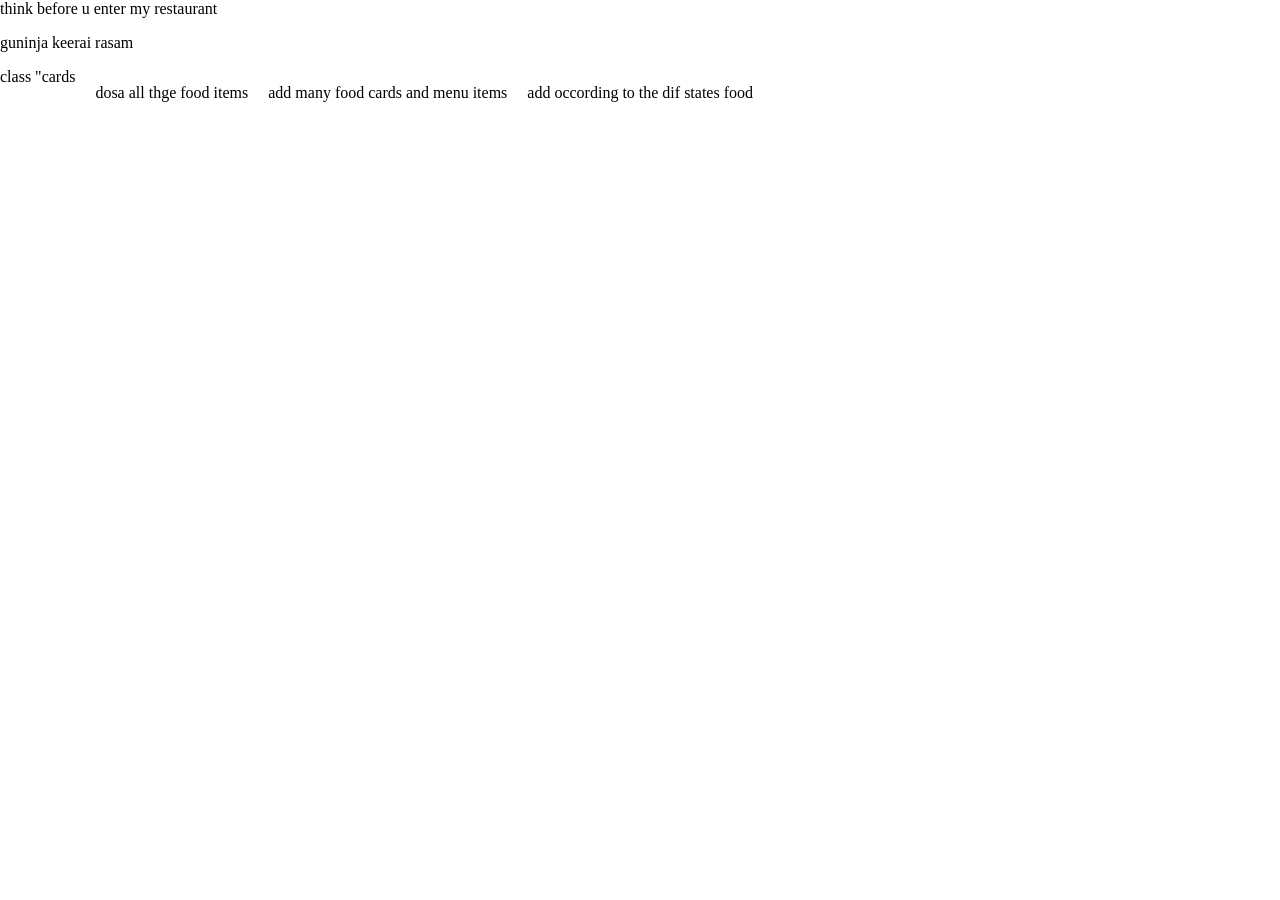
<file: Program 11/Index.html>
<!doctype html>
<html>
<head> 
    <title>My Restaurant Menu Card</title>
    <style>
        body{
            margin:0;
            bgcolor:auto;
            font: optional;
        }
        .card{ 
            background-color: bisque;
            font-family: 'Franklin Gothic Medium', 'Arial Narrow', Arial, sans-serif;
            color: black;
        }
        header h1{
            margin:0%;
            flex-wrap:wrap-reverse;
            gap: calc();
        }
        .menu{
            display:flex;
            flex-wrap: nowrap;
            gap: 20px;

        }
        
        
    </style>
</head>
<body>
<header > think before u enter my restaurant</header>
<p> guninja keerai rasam </p>
<main class="menu">
    <div> class "cards</div>
    <p> dosa all thge food items </p>
    <p> add many food cards and menu items </p>
    <p> add occording to the dif states food </p>

</main>
</body>
</html>
</file>
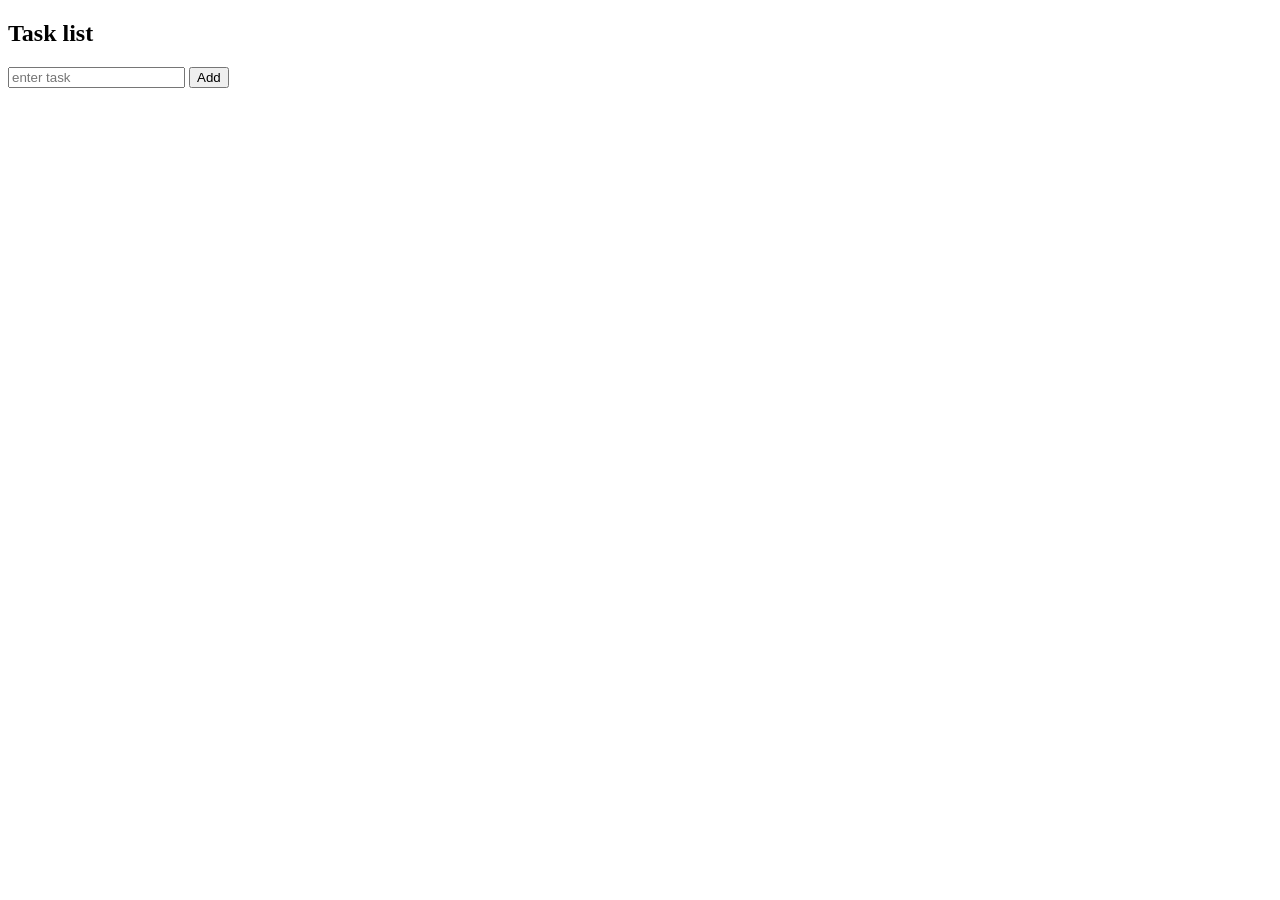
<file: Program 7/index.html>
<!DOCTYPE HTML>
<html>
    <body>
        <h2>Task list</h2>
        <input id="task" placeholder="enter task">
        <button onclick="add()"> Add </button>
        <ul id="list"></ul>
        <script>
            function add(){
                let input=document.querySelector("#task");
                if (!input.value)return;
                let li=document.createElement("li");
                li.innerHTML=`${input.value}
                    <button onclick="edit(this)"> Edit </button>
                    <button onclick="this.parentElement.remove()"> Delete </button>`;
                document.querySelector("#list").append(li);

                input.value="";
            }
            function edit(btn){
                let li=btn.parentElement;
                let text=prompt("edit task:",li.firstChild.textContent.trim());
                if (text) li.firstChild.textContent=text+"";
            }
        </script>
    </body>
</html>
</file>
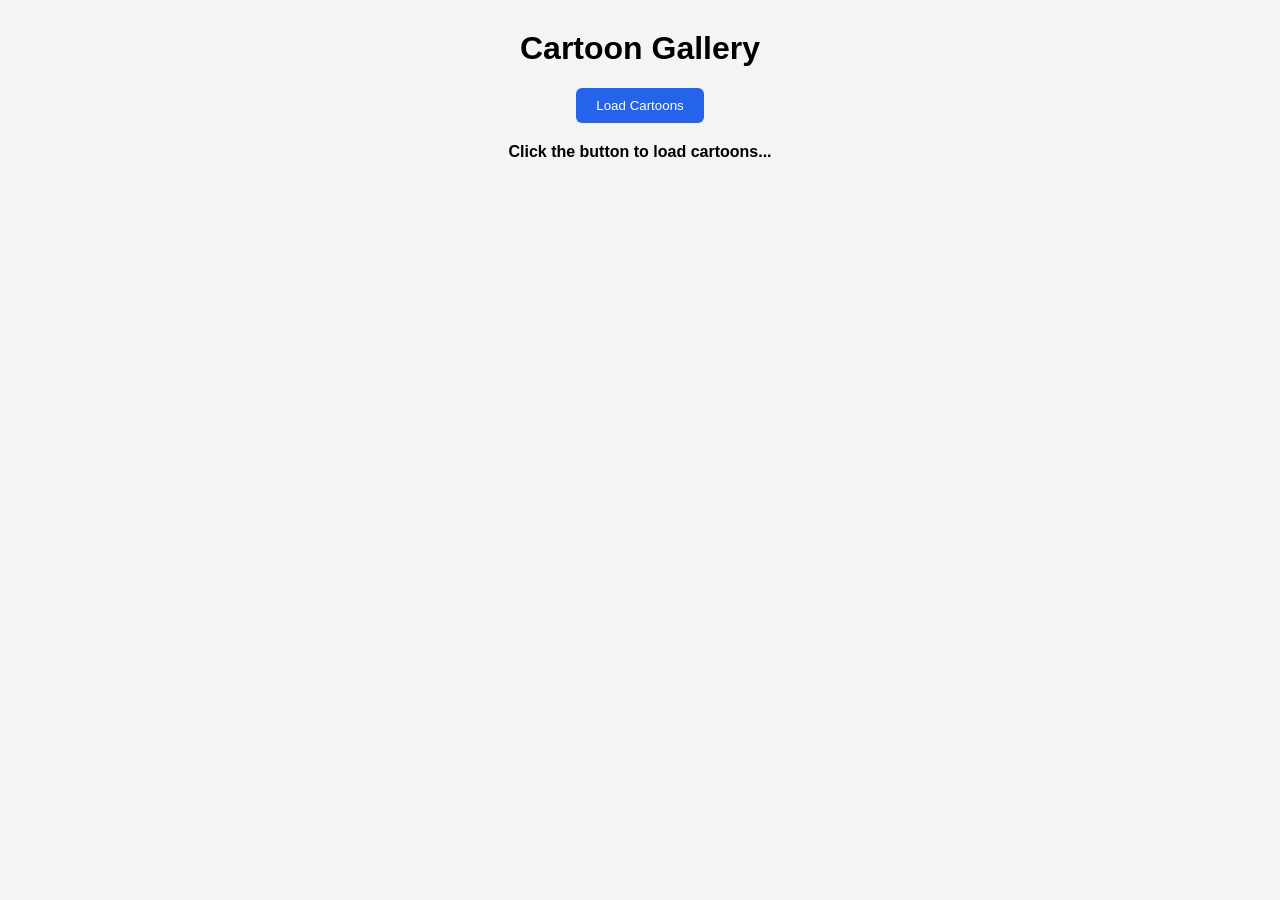
<file: Program 8/index.html>
<!DOCTYPE html>
<html>
<head>
    <title>Cartoon Gallery - Fetch API</title>

    <style>
        body {
            font-family: Arial;
            background: #f4f4f4;
            margin: 30px;
            text-align: center;
        }

        button {
            padding: 10px 20px;
            border: 0;
            border-radius: 6px;
            background: #2563eb;
            color: white;
            cursor: pointer;
        }

        #message {
            font-weight: bold;
            margin: 20px;
        }

        #cartoons {
            display: flex;
            flex-wrap: wrap;
            justify-content: center;
            gap: 20px;
        }

        .card {
            width: 220px;
            background: white;
            padding: 12px;
            border-radius: 10px;
            box-shadow: 0 2px 8px #bbb;
        }

        .card img {
            width: 100%;
            height: 130px;
            object-fit: cover;
            border-radius: 8px;
        }

        .card h3 {
            margin: 10px 0;
        }
    </style>
</head>

<body>

<h1>Cartoon Gallery</h1>

<button onclick="loadCartoons()">Load Cartoons</button>

<p id="message">Click the button to load cartoons...</p>

<div id="cartoons"></div>

<script>

function loadCartoons() {

    let message = document.querySelector("#message");
    let cartoons = document.querySelector("#cartoons");

    message.textContent = "⏳ Loading cartoons...";
    cartoons.innerHTML = "";

    fetch("https://raw.githubusercontent.com/samyak2403/daily-movies-api/main/movies/cartoons/cartoons.json")

    .then(response => {

        if (!response.ok)
            throw new Error("Failed to load cartoon data");

        return response.json();
    })

    .then(data => {

        data.movies.forEach(cartoon => {

            cartoons.innerHTML += `
                <div class="card">
                    <img src="${cartoon.thumbnail}" alt="${cartoon.title}">
                    <h3>${cartoon.title}</h3>
                </div>
            `;
        });

        message.textContent =
            `✅ ${data.movies.length} cartoons loaded`;
    })

    .catch(error => {

        message.textContent = "❌ " + error.message;
    });
}

</script>

</body>
</html>
</file>
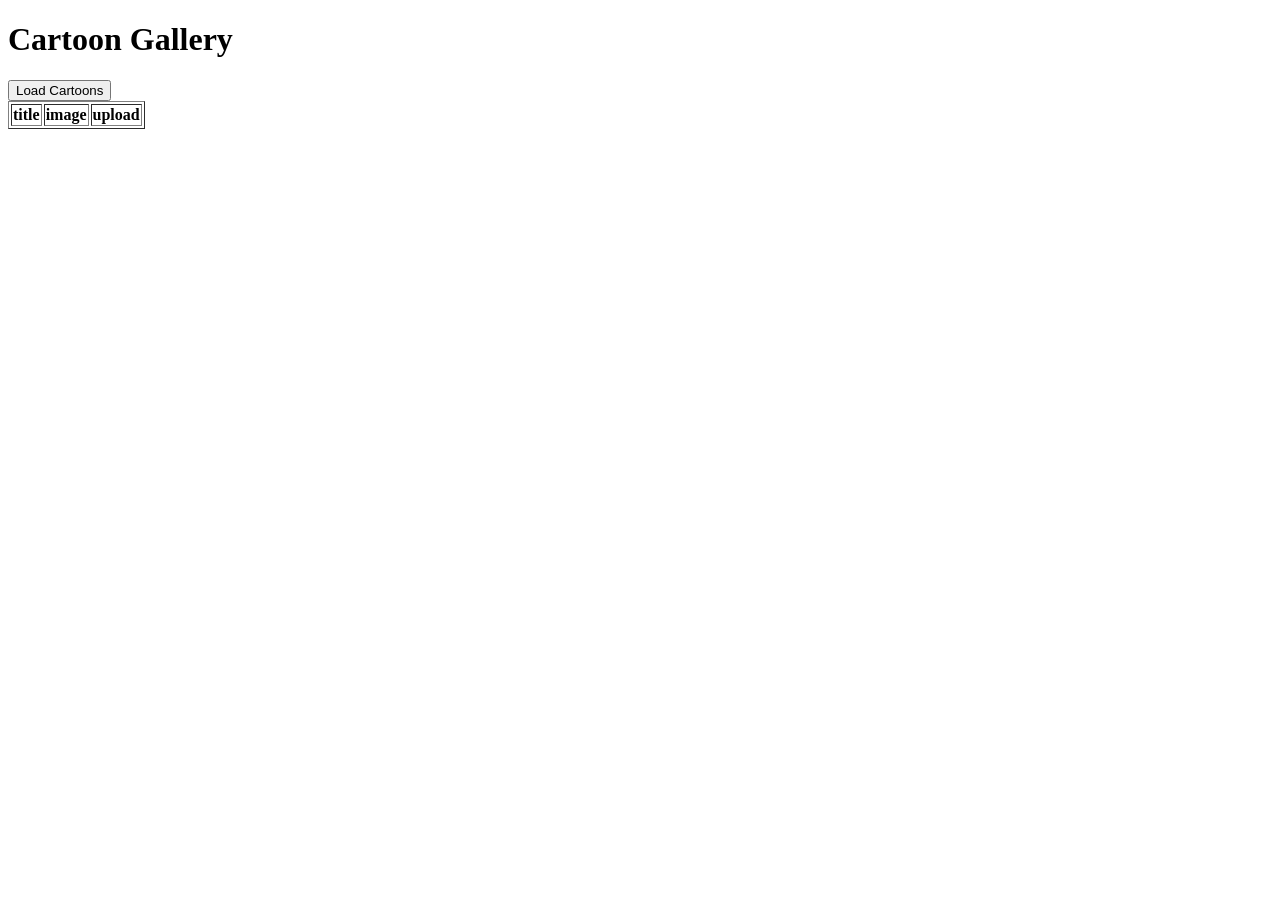
<file: prac1.html>
<!DOCTYPE html>
<html>
<head>
    <title>Cartoon Gallery - Fetch API</title>
</head>

<body>

<h1>Cartoon Gallery</h1>

<button onclick="loadCartoons()">Load Cartoons</button>
<table id="cartoons"  border="1">
    <tr>
        <th>title</th>
        <th>image</th>
        <th>upload</th>
    </tr>
</table>
<script>

function loadCartoons() {

    let message = document.querySelector("#message");
    let cartoons = document.querySelector("#Cartoon");

    fetch("https://raw.githubusercontent.com/samyak2403/daily-movies-api/main/movies/cartoons/cartoons.json")

    .then(response =>  response.json())

    .then(data => {

        data.movies.forEach(movie => {

            document.getElementById("cartoons").innerHTML += `
                <tr>
                    <td>${movie.title}</td>
                    <td><img src="${movie.thumbnail}" width="100"></td>
                    <td>"${movie.uploader}"</td>
                </tr>
            `;
        });

        message.textContent =
            ` ${data.movies.length} cartoons loaded`;
    })
}

</script>

</body>
</html>
</file>
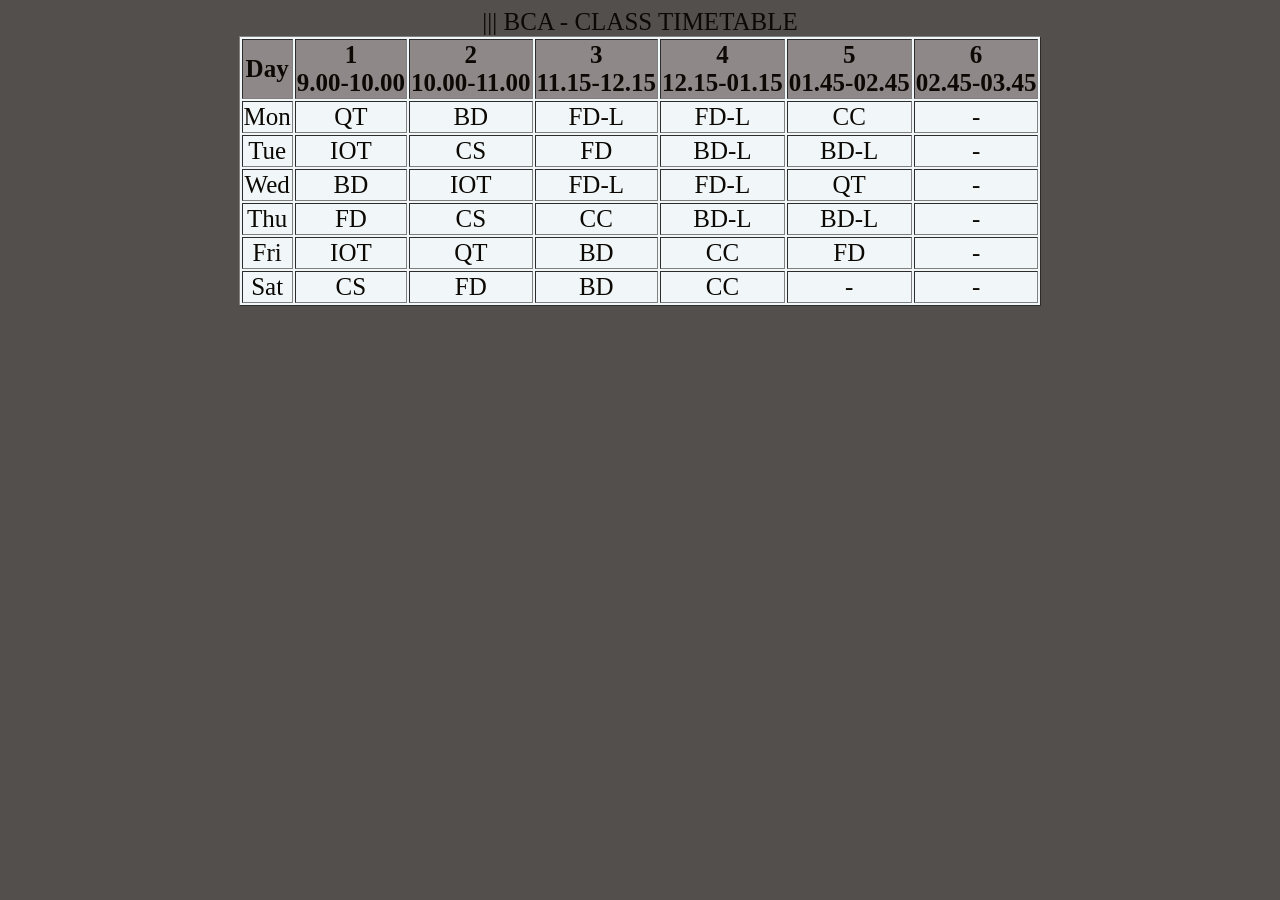
<file: Activity1/timetable.html>
<!DOCTYPE HTML>
<html>
    <head>
        <link rel= "stylesheet" href="type.css">
    </head>
    <body><center>
        <Caption>||| BCA - CLASS TIMETABLE </Caption>
        <table border="1"> 
            <tr class="head">
                <th>Day</th>
                <th>1 <br>
                    9.00-10.00
                </th>
                <th>2<br>
                    10.00-11.00
                </th>
                <th>3<br>
                    11.15-12.15
                </th>
                <th>4<br>
                    12.15-01.15
                </th>
                <th>5<br>
                    01.45-02.45
                </th>
                <th>6<br>
                    02.45-03.45
                </th>
            </tr>

            <tr>
                    <td>Mon</td>
                    <td class="QT">QT</td>
                    <td class="BD">BD</td>
                    <td class="FD-L">FD-L</td>
                    <td class="FD-L">FD-L</td>
                    <td class="CC">CC</td>
                    <td class="-">-</td>
            </tr>

            <tr>
                    <td>Tue</td>
                    <td class="IOT">IOT</td>
                    <td class="CS">CS</td>
                    <td class="FD">FD</td>
                    <td class="BD-L">BD-L</td>
                    <td class="BD-L">BD-L</td>
                    <td class="-">-</td>
            </tr>

            <tr>
                    <td>Wed</td>
                    <td class="BD">BD</td>
                    <td class="IOT">IOT</td>
                    <td class="FD-L">FD-L</td>
                    <td class="FD-L">FD-L</td>
                    <td class="QT">QT</td>
                    <td class="-">-</td>
            </tr>

            <tr>
                    <td>Thu</td>
                    <td class="FD">FD</td>
                    <td class="CS">CS</td>
                    <td class="CC">CC</td>
                    <td class="BD-L">BD-L</td>
                    <td class="BD-L">BD-L</td>
                    <td class="-">-</td>
            </tr>

            <tr>
                    <td>Fri</td>
                    <td class="IOT">IOT</td>
                    <td class="QT">QT</td>
                    <td class="BD">BD</td>
                    <td class="CC">CC</td>
                    <td class="FD">FD</td>
                    <td class="-">-</td>
            </tr>
            <tr>
                    <td>Sat</td>
                    <td class="CS">CS</td>
                    <td class="FD">FD</td>
                    <td class="BD">BD</td>
                    <td class="CC">CC</td>
                    <td class="-">-</td>
                    <td class="-">-</td>
            </tr>
        </table></center>  
    </body>
</html>
</file>
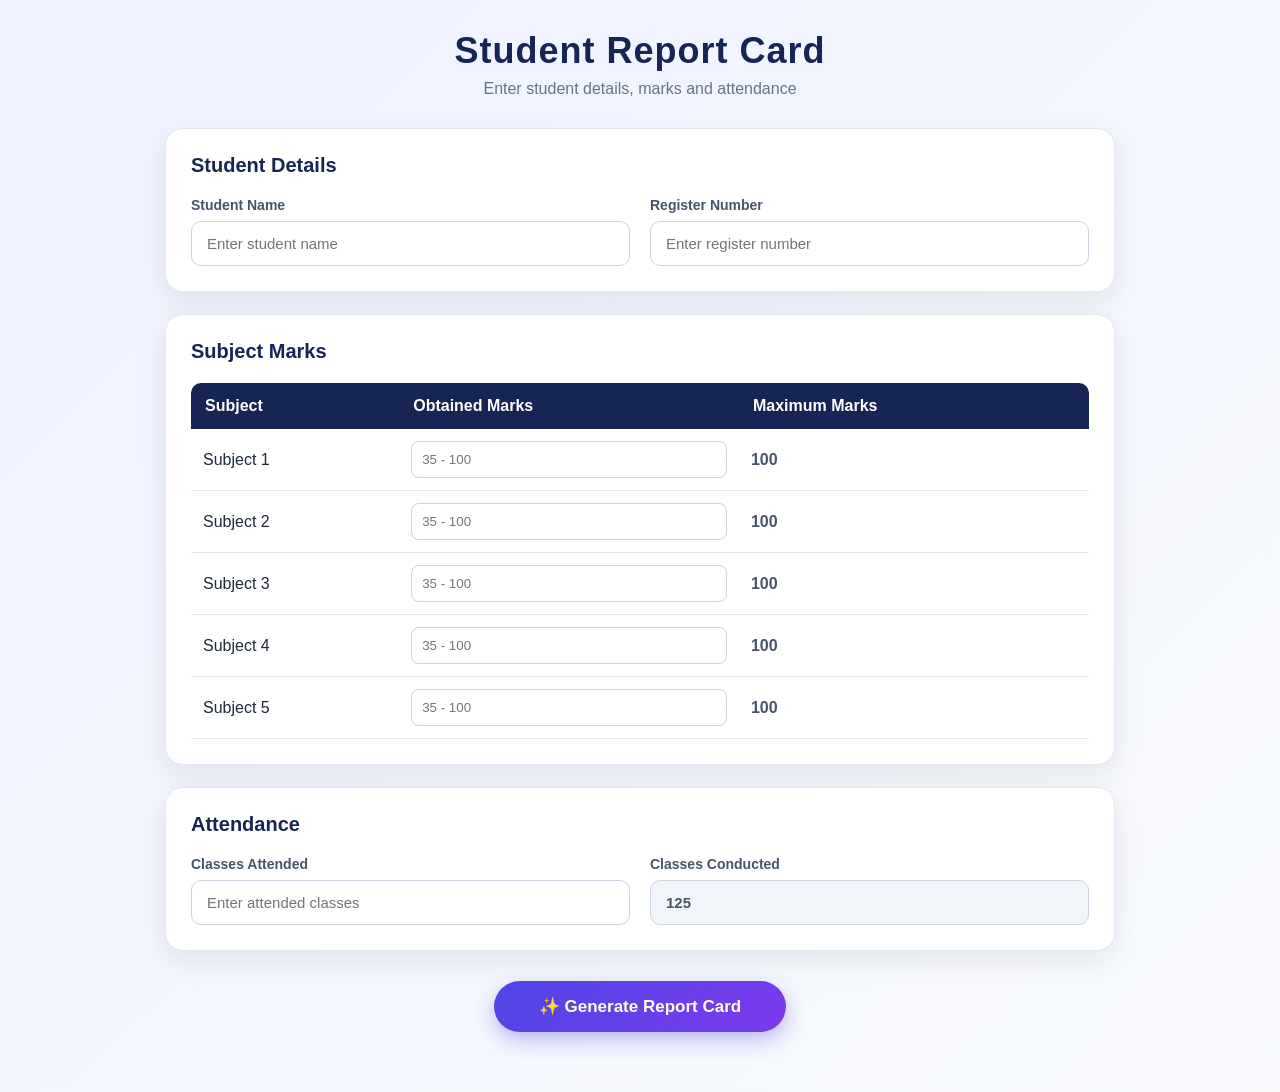
<file: Activity2/report.html>
<!DOCTYPE html>
<html lang="en">
<head>
    <meta charset="UTF-8">
    <meta name="viewport" content="width=device-width, initial-scale=1.0">

    <title>Student Report Card</title>

    <style>
        * {
            box-sizing: border-box;
            margin: 0;
            padding: 0;
            font-family: "Segoe UI", Arial, sans-serif;
        }

        body {
            min-height: 100vh;
            background: linear-gradient(135deg, #eef2ff, #f8fafc);
            color: #1e293b;
            padding: 30px 15px;
        }

        .container {
            width: 100%;
            max-width: 950px;
            margin: auto;
        }

        /* Main Heading */
        .main-heading {
            text-align: center;
            margin-bottom: 30px;
        }

        .main-heading h1 {
            font-size: 36px;
            color: #172554;
            letter-spacing: 1px;
        }

        .main-heading p {
            color: #64748b;
            margin-top: 8px;
        }

        /* Input Boxes */
        .box {
            background: white;
            border-radius: 18px;
            padding: 25px;
            margin-bottom: 22px;
            box-shadow: 0 10px 30px rgba(15, 23, 42, 0.08);
            border: 1px solid #e2e8f0;
        }

        .box-title {
            font-size: 20px;
            font-weight: 700;
            margin-bottom: 20px;
            color: #172554;
        }

        .student-grid {
            display: grid;
            grid-template-columns: 1fr 1fr;
            gap: 20px;
        }

        .field {
            display: flex;
            flex-direction: column;
        }

        .field label {
            font-size: 14px;
            font-weight: 600;
            margin-bottom: 8px;
            color: #475569;
        }

        .field input {
            width: 100%;
            padding: 13px 15px;
            border: 1px solid #cbd5e1;
            border-radius: 10px;
            font-size: 15px;
            outline: none;
            transition: 0.2s;
        }

        .field input:focus {
            border-color: #6366f1;
            box-shadow: 0 0 0 3px rgba(99, 102, 241, 0.12);
        }

        /* Subject Table */
        .table-wrapper {
            overflow-x: auto;
        }

        table {
            width: 100%;
            border-collapse: collapse;
            min-width: 600px;
        }

        th {
            background: #172554;
            color: white;
            padding: 14px;
            text-align: left;
        }

        th:first-child {
            border-radius: 10px 0 0 0;
        }

        th:last-child {
            border-radius: 0 10px 0 0;
        }

        td {
            padding: 12px;
            border-bottom: 1px solid #e2e8f0;
        }

        td input {
            width: 100%;
            padding: 10px;
            border: 1px solid #cbd5e1;
            border-radius: 8px;
            outline: none;
        }

        td input:focus {
            border-color: #6366f1;
        }

        .fixed-mark {
            font-weight: 700;
            color: #475569;
        }

        /* Attendance */
        .attendance-grid {
            display: grid;
            grid-template-columns: 1fr 1fr;
            gap: 20px;
        }

        .fixed-input {
            background: #f1f5f9 !important;
            color: #475569;
            font-weight: 700;
            cursor: not-allowed;
        }

        /* Generate Button */
        .generate-container {
            text-align: center;
            margin: 30px 0;
        }

        .generate-btn {
            border: none;
            padding: 15px 45px;
            font-size: 17px;
            font-weight: 700;
            color: white;
            border-radius: 50px;
            cursor: pointer;
            background: linear-gradient(135deg, #4f46e5, #7c3aed);
            box-shadow: 0 8px 20px rgba(79, 70, 229, 0.35);
            transition: all 0.25s ease;
        }

        .generate-btn:hover {
            transform: translateY(-3px);
            box-shadow: 0 12px 25px rgba(79, 70, 229, 0.45);
        }

        .generate-btn:active {
            transform: scale(0.97);
        }

        /* Report Card */
        #reportSection {
            display: none;
            animation: appear 0.5s ease;
        }

        @keyframes appear {
            from {
                opacity: 0;
                transform: translateY(20px);
            }

            to {
                opacity: 1;
                transform: translateY(0);
            }
        }

        .report-card {
            background: white;
            border-radius: 20px;
            padding: 30px;
            box-shadow: 0 15px 40px rgba(15, 23, 42, 0.12);
            border: 1px solid #e2e8f0;
        }

        .report-header {
            text-align: center;
            padding-bottom: 20px;
            border-bottom: 2px solid #e2e8f0;
            margin-bottom: 20px;
        }

        .report-header h2 {
            font-size: 28px;
            color: #172554;
        }

        .report-header p {
            margin-top: 5px;
            color: #64748b;
        }

        .student-info {
            display: grid;
            grid-template-columns: 1fr 1fr;
            gap: 15px;
            margin-bottom: 25px;
        }

        .info-card {
            background: #f8fafc;
            border-radius: 12px;
            padding: 15px;
        }

        .info-card span {
            display: block;
            font-size: 12px;
            color: #64748b;
            margin-bottom: 5px;
        }

        .info-card strong {
            font-size: 16px;
            color: #0f172a;
        }

        .report-table {
            min-width: 0;
        }

        .report-table th {
            background: #312e81;
        }

        .report-table td {
            font-size: 15px;
        }

        .status-pass {
            color: #15803d;
            font-weight: 700;
        }

        .status-fail {
            color: #dc2626;
            font-weight: 700;
        }

        /* Summary */
        .summary {
            display: grid;
            grid-template-columns: repeat(4, 1fr);
            gap: 15px;
            margin-top: 25px;
        }

        .summary-card {
            text-align: center;
            background: #f8fafc;
            border-radius: 14px;
            padding: 18px 10px;
        }

        .summary-card .value {
            font-size: 24px;
            font-weight: 800;
            color: #312e81;
        }

        .summary-card .label {
            font-size: 12px;
            color: #64748b;
            margin-top: 5px;
        }

        .attendance-result {
            margin-top: 20px;
            padding: 18px;
            border-radius: 14px;
            background: #eef2ff;
            text-align: center;
        }

        .attendance-result strong {
            color: #312e81;
        }

        .overall-result {
            margin-top: 20px;
            text-align: center;
            padding: 18px;
            border-radius: 14px;
            font-size: 20px;
            font-weight: 800;
        }

        .overall-pass {
            background: #dcfce7;
            color: #166534;
        }

        .overall-fail {
            background: #fee2e2;
            color: #991b1b;
        }

        .print-btn {
            display: block;
            margin: 25px auto 0;
            padding: 12px 30px;
            border: none;
            border-radius: 30px;
            background: #0f172a;
            color: white;
            font-weight: 600;
            cursor: pointer;
        }

        .print-btn:hover {
            background: #1e293b;
        }

        /* Mobile */
        @media (max-width: 700px) {
            body {
                padding: 20px 10px;
            }

            .main-heading h1 {
                font-size: 28px;
            }

            .student-grid,
            .attendance-grid,
            .student-info {
                grid-template-columns: 1fr;
            }

            .summary {
                grid-template-columns: 1fr 1fr;
            }

            .box,
            .report-card {
                padding: 18px;
            }
        }

        @media print {
            body {
                background: white;
                padding: 0;
            }

            .main-heading,
            .input-area,
            .generate-container,
            .print-btn {
                display: none !important;
            }

            #reportSection {
                display: block !important;
            }

            .report-card {
                box-shadow: none;
                border: none;
            }
        }
    </style>
</head>

<body>

<div class="container">

    <!-- Heading -->
    <div class="main-heading">
        <h1>Student Report Card</h1>
        <p>Enter student details, marks and attendance</p>
    </div>

    <!-- Input Area -->
    <div class="input-area">

        <!-- Student Details -->
        <div class="box">

            <div class="box-title">
                Student Details
            </div>

            <div class="student-grid">

                <div class="field">
                    <label for="studentName">Student Name</label>
                    <input
                        type="text"
                        id="studentName"
                        placeholder="Enter student name"
                    >
                </div>

                <div class="field">
                    <label for="regNo">Register Number</label>
                    <input
                        type="text"
                        id="regNo"
                        placeholder="Enter register number"
                    >
                </div>

            </div>
        </div>

        <!-- Subjects -->
        <div class="box">

            <div class="box-title">
                Subject Marks
            </div>

            <div class="table-wrapper">

                <table>
                    <thead>
                        <tr>
                            <th>Subject</th>
                            <th>Obtained Marks</th>
                            <th>Maximum Marks</th>
                        </tr>
                    </thead>

                    <tbody>

                        <tr>
                            <td>Subject 1</td>
                            <td>
                                <input
                                    type="number"
                                    class="marks"
                                    min="35"
                                    max="100"
                                    placeholder="35 - 100"
                                >
                            </td>
                            <td class="fixed-mark">100</td>
                        </tr>

                        <tr>
                            <td>Subject 2</td>
                            <td>
                                <input
                                    type="number"
                                    class="marks"
                                    min="35"
                                    max="100"
                                    placeholder="35 - 100"
                                >
                            </td>
                            <td class="fixed-mark">100</td>
                        </tr>

                        <tr>
                            <td>Subject 3</td>
                            <td>
                                <input
                                    type="number"
                                    class="marks"
                                    min="35"
                                    max="100"
                                    placeholder="35 - 100"
                                >
                            </td>
                            <td class="fixed-mark">100</td>
                        </tr>

                        <tr>
                            <td>Subject 4</td>
                            <td>
                                <input
                                    type="number"
                                    class="marks"
                                    min="35"
                                    max="100"
                                    placeholder="35 - 100"
                                >
                            </td>
                            <td class="fixed-mark">100</td>
                        </tr>

                        <tr>
                            <td>Subject 5</td>
                            <td>
                                <input
                                    type="number"
                                    class="marks"
                                    min="35"
                                    max="100"
                                    placeholder="35 - 100"
                                >
                            </td>
                            <td class="fixed-mark">100</td>
                        </tr>

                    </tbody>
                </table>

            </div>
        </div>

        <!-- Attendance -->
        <div class="box">

            <div class="box-title">
                Attendance
            </div>

            <div class="attendance-grid">

                <div class="field">
                    <label for="attended">
                        Classes Attended
                    </label>

                    <input
                        type="number"
                        id="attended"
                        min="0"
                        max="125"
                        placeholder="Enter attended classes"
                    >
                </div>

                <div class="field">
                    <label for="conducted">
                        Classes Conducted
                    </label>

                    <input
                        type="number"
                        id="conducted"
                        class="fixed-input"
                        value="125"
                        readonly
                    >
                </div>

            </div>
        </div>

        <!-- Generate -->
        <div class="generate-container">

            <button
                class="generate-btn"
                onclick="generateReport()"
            >
                ✨ Generate Report Card
            </button>

        </div>

    </div>


    <!-- Generated Report -->
    <div id="reportSection">

        <div class="report-card">

            <div class="report-header">
                <h2>Student Report Card</h2>
                <p>Academic Performance Report</p>
            </div>

            <!-- Student Information -->
            <div class="student-info">

                <div class="info-card">
                    <span>Student Name</span>
                    <strong id="outputName">-</strong>
                </div>

                <div class="info-card">
                    <span>Register Number</span>
                    <strong id="outputReg">-</strong>
                </div>

            </div>

            <!-- Marks Report -->
            <div class="table-wrapper">

                <table class="report-table">

                    <thead>
                        <tr>
                            <th>Subject</th>
                            <th>Obtained</th>
                            <th>Maximum</th>
                            <th>Status</th>
                        </tr>
                    </thead>

                    <tbody id="reportBody">
                    </tbody>

                </table>

            </div>

            <!-- Summary -->
            <div class="summary">

                <div class="summary-card">
                    <div
                        class="value"
                        id="totalMarks"
                    >
                        0
                    </div>

                    <div class="label">
                        Total Marks
                    </div>
                </div>

                <div class="summary-card">
                    <div
                        class="value"
                        id="percentage"
                    >
                        0%
                    </div>

                    <div class="label">
                        Percentage
                    </div>
                </div>

                <div class="summary-card">
                    <div
                        class="value"
                        id="average"
                    >
                        0
                    </div>

                    <div class="label">
                        Average
                    </div>
                </div>

                <div class="summary-card">
                    <div
                        class="value"
                        id="attendancePercentage"
                    >
                        0%
                    </div>

                    <div class="label">
                        Attendance
                    </div>
                </div>

            </div>

            <!-- Attendance -->
            <div class="attendance-result">

                Classes Attended:
                <strong id="outputAttended">0</strong>

                /
                <strong>125</strong>

                &nbsp; | &nbsp;

                Attendance:
                <strong id="outputAttendance">0%</strong>

            </div>

            <!-- Overall Result -->
            <div
                id="overallResult"
                class="overall-result"
            >
            </div>

            <button
                class="print-btn"
                onclick="window.print()"
            >
                🖨 Print Report Card
            </button>

        </div>

    </div>

</div>


<script>

function generateReport() {

    const studentName =
        document.getElementById("studentName").value.trim();

    const regNo =
        document.getElementById("regNo").value.trim();

    const marksInputs =
        document.querySelectorAll(".marks");

    const attended =
        Number(document.getElementById("attended").value);

    const conducted = 125;


    /* Validate Student Details */

    if (!studentName) {
        alert("Please enter the student name.");
        return;
    }

    if (!regNo) {
        alert("Please enter the register number.");
        return;
    }


    /* Validate Marks */

    let marks = [];

    for (let input of marksInputs) {

        const value = Number(input.value);

        if (
            input.value === "" ||
            value < 35 ||
            value > 100
        ) {

            alert(
                "Each subject mark must be between 35 and 100."
            );

            input.focus();

            return;
        }

        marks.push(value);
    }


    /* Validate Attendance */

    if (
        document.getElementById("attended").value === "" ||
        attended < 0 ||
        attended > conducted
    ) {

        alert(
            "Attended classes must be between 0 and 125."
        );

        return;
    }


    /* Calculate Marks */

    let total = 0;

    marks.forEach(mark => {
        total += mark;
    });

    const maximumTotal =
        marks.length * 100;

    const percentage =
        (total / maximumTotal) * 100;

    const average =
        total / marks.length;


    /* Attendance */

    const attendancePercentage =
        (attended / conducted) * 100;


    /* Student Details */

    document.getElementById("outputName").textContent =
        studentName;

    document.getElementById("outputReg").textContent =
        regNo;


    /* Generate Subject Rows */

    const reportBody =
        document.getElementById("reportBody");

    reportBody.innerHTML = "";


    marks.forEach((mark, index) => {

        const row =
            document.createElement("tr");

        const status =
            mark >= 35
                ? "PASS"
                : "FAIL";

        const statusClass =
            mark >= 35
                ? "status-pass"
                : "status-fail";


        row.innerHTML = `
            <td>Subject ${index + 1}</td>

            <td>${mark}</td>

            <td>100</td>

            <td class="${statusClass}">
                ${status}
            </td>
        `;

        reportBody.appendChild(row);

    });


    /* Summary */

    document.getElementById("totalMarks")
        .textContent =
        `${total}/${maximumTotal}`;

    document.getElementById("percentage")
        .textContent =
        `${percentage.toFixed(2)}%`;

    document.getElementById("average")
        .textContent =
        average.toFixed(2);

    document.getElementById("attendancePercentage")
        .textContent =
        `${attendancePercentage.toFixed(2)}%`;

    document.getElementById("outputAttended")
        .textContent =
        attended;

    document.getElementById("outputAttendance")
        .textContent =
        `${attendancePercentage.toFixed(2)}%`;


    /* Overall Result */

    const allPassed =
        marks.every(mark => mark >= 35);

    const overallResult =
        document.getElementById("overallResult");


    if (allPassed) {

        overallResult.textContent =
            "🎉 Overall Result: PASS";

        overallResult.className =
            "overall-result overall-pass";

    } else {

        overallResult.textContent =
            "❌ Overall Result: FAIL";

        overallResult.className =
            "overall-result overall-fail";

    }


    /* Show Report */

    document.getElementById("reportSection")
        .style.display = "block";


    /* Scroll to Report */

    document.getElementById("reportSection")
        .scrollIntoView({
            behavior: "smooth"
        });

}

</script>

</body>
</html>
</file>
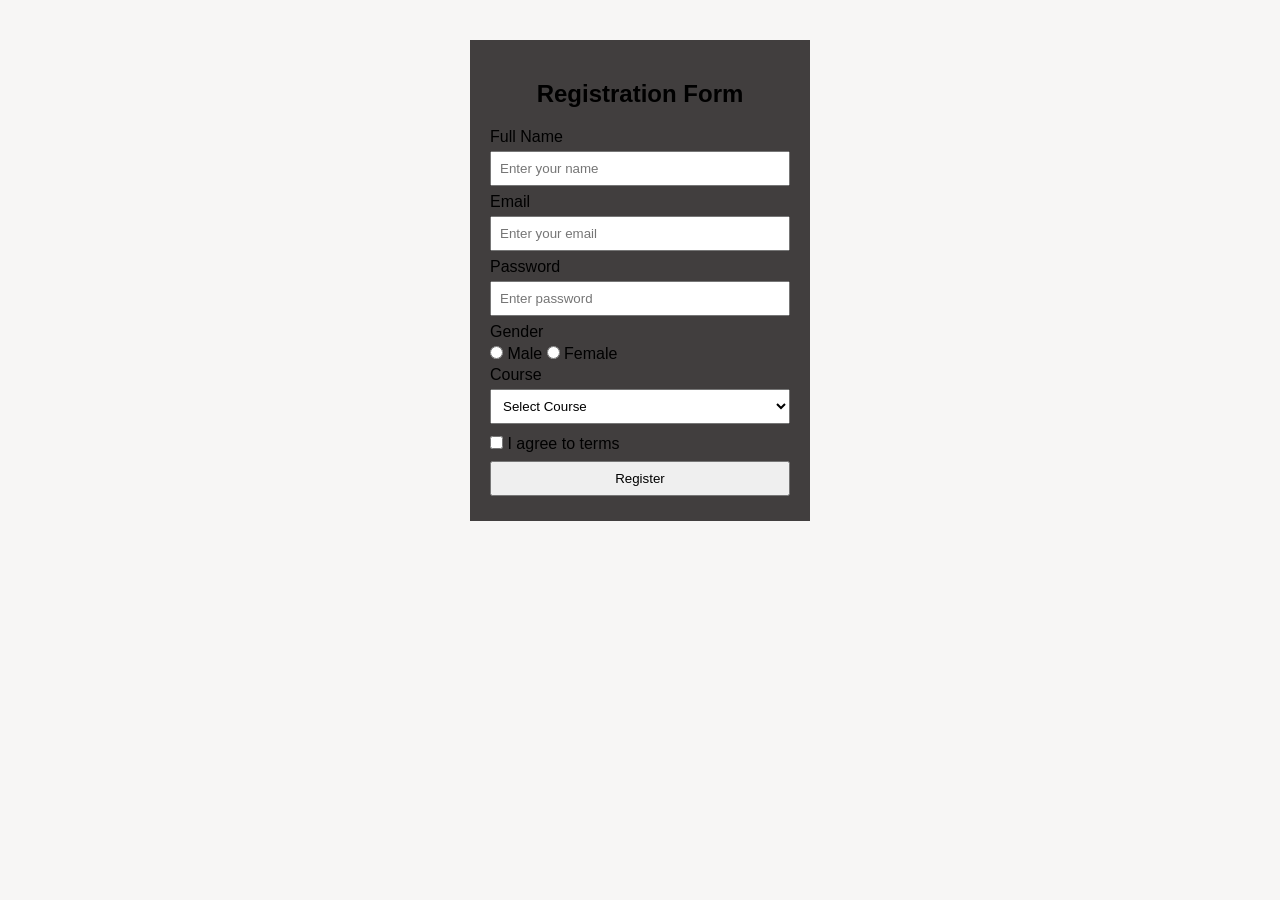
<file: Program 5/password.html>
<!DOCTYPE html>
<html>
<head>
  <title>Registration Form</title>

  <style>
    body {
      font-family: Arial;
      background: #f7f6f5;
    }

    form {
      width: 300px;
      margin: 40px auto;
      padding: 20px;
      background: rgb(65, 62, 62);
    }

    input, select, button {
      width: 100%;
      padding: 8px;
      margin: 5px 0;
      box-sizing: border-box;
    }

    input[type="radio"],
    input[type="checkbox"] {
      width: auto;
    }

    p {
      color: red;
      font-size: 13px;
      margin: 2px;
    }

    button:hover{
      background: green;
      color: rgb(221, 224, 218);
      border: 0;
      cursor: pointer;
    }
  </style>
</head>

<body>

<form onsubmit="return validate()">

  <h2><center>Registration Form</center></h2>

  <label>Full Name</label>
  <input type="text" id="name" placeholder="Enter your name">
  <p id="n"></p>

  <label>Email</label>
  <input type="email" id="email" placeholder="Enter your email">
  <p id="e"></p>

  <label>Password</label>
  <input type="password" id="pass" placeholder="Enter password">
  <p id="p"></p>

  <label>Gender</label><br>

  <input type="radio" name="gender" value="Male">
  <label>Male</label>

  <input type="radio" name="gender" value="Female">
  <label>Female</label>

  <p id="g"></p>

  <label>Course</label>
  <select id="course">
    <option value="">Select Course</option>
    <option value="BCA">BCA</option>
    <option value="BBA">BBA</option>
    <option value="BCom">B.Com</option>
  </select>
  <p id="c"></p>

  <input type="checkbox" id="terms">
  <label>I agree to terms</label>
  <p id="t"></p>

  <button type="submit">Register</button>

</form>

<script>

function validate() {

  // Get form elements
  let name = document.getElementById("name");
  let email = document.getElementById("email");
  let pass = document.getElementById("pass");
  let course = document.getElementById("course");
  let terms = document.getElementById("terms");

  let ok = true;

  // Clear previous messages
  document.getElementById("n").innerHTML = "";
  document.getElementById("e").innerHTML = "";
  document.getElementById("p").innerHTML = "";
  document.getElementById("g").innerHTML = "";
  document.getElementById("c").innerHTML = "";
  document.getElementById("t").innerHTML = "";


  // NAME
  if (name.value == "") {
    document.getElementById("n").innerHTML =
      "Name is required";
    ok = false;
  }

  else if (name.value.length < 3) {
    document.getElementById("n").innerHTML =
      "Name must be at least 3 characters";
    ok = false;
  }

  else if (!/^[A-Za-z ]+$/.test(name.value)) {
    document.getElementById("n").innerHTML =
      "Name must contain only letters";
    ok = false;
  }


  // EMAIL
  if (email.value == "") {
    document.getElementById("e").innerHTML =
      "Email is required";
    ok = false;
  }

  else if (!email.value.includes("@")) {
    document.getElementById("e").innerHTML =
      "Enter a valid email";
    ok = false;
  }


  // PASSWORD
  if (pass.value == "") {
    document.getElementById("p").innerHTML =
      "Password is required";
    ok = false;
  }

  else if (pass.value.length < 6) {
    document.getElementById("p").innerHTML =
      "Password must be at least 6 characters";
    ok = false;
  }

  else if (!/[A-Z]/.test(pass.value)) {
    document.getElementById("p").innerHTML =
      "Password must contain one capital letter";
    ok = false;
  }

  else if (!/[0-9]/.test(pass.value)) {
    document.getElementById("p").innerHTML =
      "Password must contain one number";
    ok = false;
  }


  // GENDER
  if (!document.querySelector(
      'input[name="gender"]:checked')) {

    document.getElementById("g").innerHTML =
      "Please select gender";

    ok = false;
  }


  // COURSE
  if (course.value == "") {
    document.getElementById("c").innerHTML =
      "Please select a course";

    ok = false;
  }


  // TERMS
  if (!terms.checked) {
    document.getElementById("t").innerHTML =
      "Please accept the terms";

    ok = false;
  }


  // SUCCESS
  if (ok) {
    alert("✓ Registration Successful!");
  }

  return false;
}

</script>

</body>
</html>
</file>
<file: Activity1/type.css>
body{
    background-color:rgb(83, 79, 77);
    color:rgb(12, 9, 5);
    text-align: center;
    font-size: 25PX;
}
table
{
    text-align:center;
    background-color:rgb(241, 247, 248);
}
.head{
    background-color: rgb(143, 136, 136);
}

.QT:hover{
    background-color: rgb(224, 207, 51);
}

.BD:hover{
    background-color: rgb(45, 168, 199);
}

.FD-L:hover{
    background-color: rgb(88, 221, 95);
}

.BD-L:hover{
    background-color: rgb(56, 150, 137);
}

.CC:hover{
    background-color: rgb(156, 55, 55);
}
.FD:hover{
    background-color: rgb(171, 241, 6);
}
.CS:hover{
    background-color: rgb(223, 127, 18);
}
.IOT:hover{
    background-color: rgb(66, 50, 206);
}
</file>
